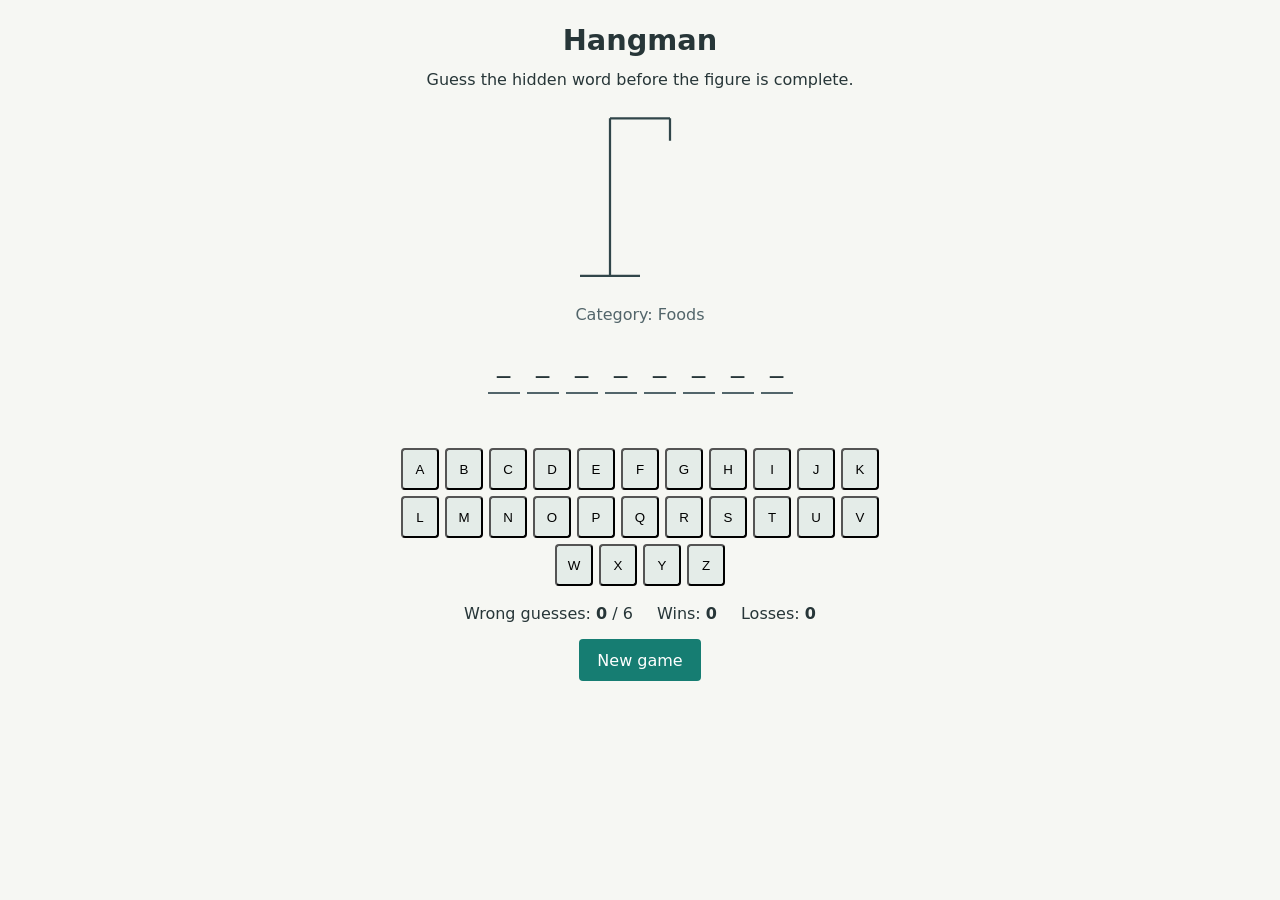
<file: hangman/index.html>
<!doctype html>
<html lang="en">
<head>
  <meta charset="utf-8">
  <meta name="viewport" content="width=device-width, initial-scale=1">
  <title>Hangman - Word Guessing Puzzle</title>
  <link rel="stylesheet" href="game.css">
  <script src="game.js" defer></script>
</head>
<body>
  <main class="game-container" id="hangman-game">
    <h1>Hangman</h1>
    <p>Guess the hidden word before the figure is complete.</p>
    <svg class="hangman-svg" viewBox="0 0 200 250" role="img" aria-label="Hangman drawing">
      <line x1="20" y1="230" x2="100" y2="230"></line>
      <line x1="60" y1="230" x2="60" y2="20"></line>
      <line x1="60" y1="20" x2="140" y2="20"></line>
      <line x1="140" y1="20" x2="140" y2="50"></line>
      <circle id="head" cx="140" cy="70" r="20"></circle>
      <line id="body" x1="140" y1="90" x2="140" y2="150"></line>
      <line id="leftArm" x1="140" y1="110" x2="110" y2="140"></line>
      <line id="rightArm" x1="140" y1="110" x2="170" y2="140"></line>
      <line id="leftLeg" x1="140" y1="150" x2="110" y2="190"></line>
      <line id="rightLeg" x1="140" y1="150" x2="170" y2="190"></line>
    </svg>
    <p id="hint" class="hint">Category:</p>
    <div id="wordDisplay" class="word-display" aria-label="Hidden word"></div>
    <p id="message" class="message" role="status" aria-live="polite"></p>
    <div id="keyboard" aria-label="Letter choices"></div>
    <div class="stats"><span>Wrong guesses: <b id="wrongCount">0</b> / 6</span><span>Wins: <b id="wins">0</b></span><span>Losses: <b id="losses">0</b></span></div>
    <button id="newGame" type="button">New game</button>
  </main>
</body>
</html>
</file>
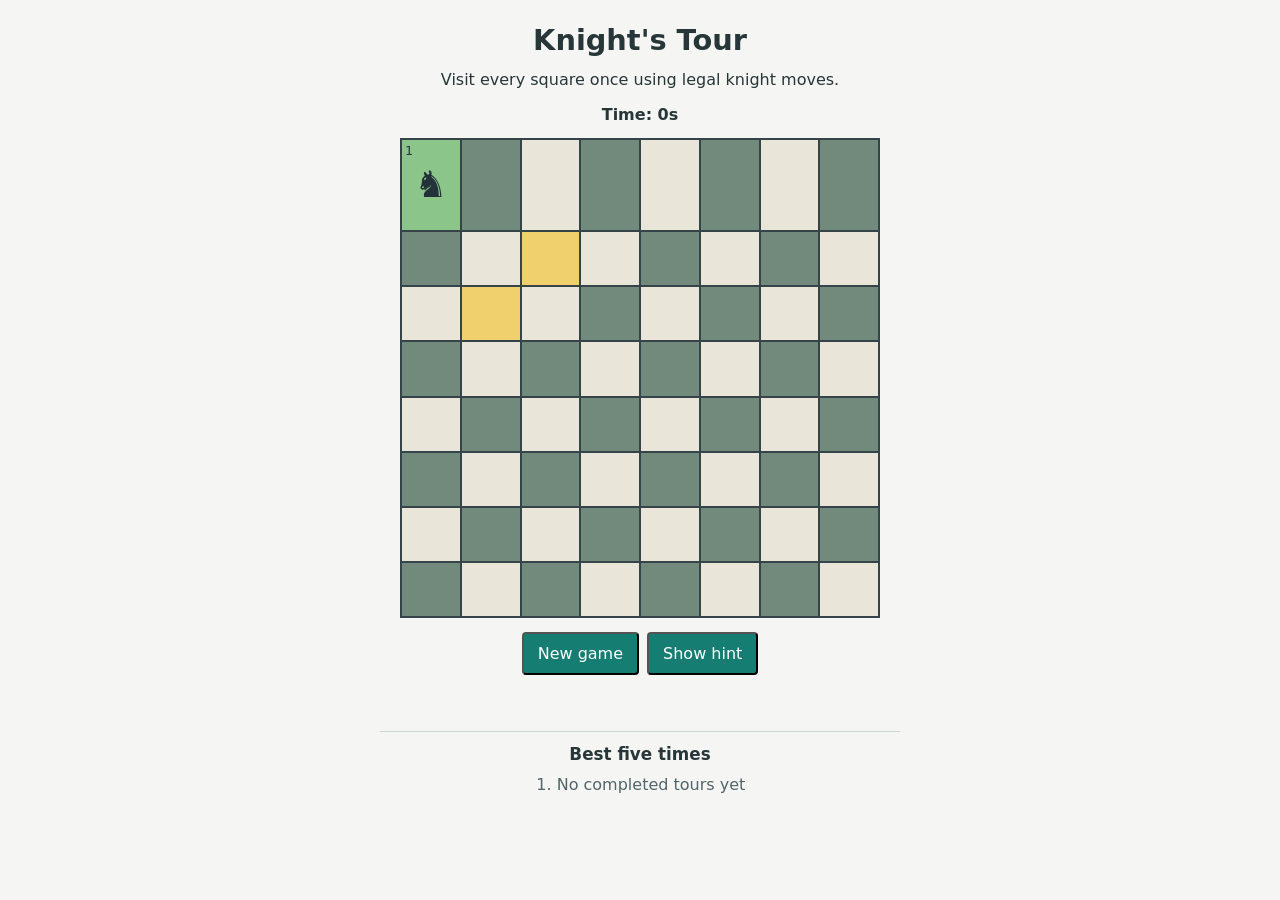
<file: knights-tour/index.html>
<!doctype html>
<html lang="en">
<head>
  <meta charset="utf-8">
  <meta name="viewport" content="width=device-width, initial-scale=1">
  <title>Knight's Tour Puzzle</title>
  <link rel="stylesheet" href="game.css">
  <script src="game.js" defer></script>
</head>
<body>
  <main class="game-container" id="knights-tour-game">
    <h1>Knight's Tour</h1>
    <p>Visit every square once using legal knight moves.</p>
    <div id="timer" class="timer" role="timer">Time: 0s</div>
    <div id="board" class="board" aria-label="Chessboard"></div>
    <div class="controls">
      <button id="resetGame" type="button">New game</button>
      <button id="showHint" type="button">Show hint</button>
    </div>
    <p id="status" class="status" role="status" aria-live="polite"></p>
    <section class="scores" aria-labelledby="scoreTitle">
      <h2 id="scoreTitle">Best five times</h2>
      <ol id="bestScores"></ol>
    </section>
  </main>
</body>
</html>
</file>
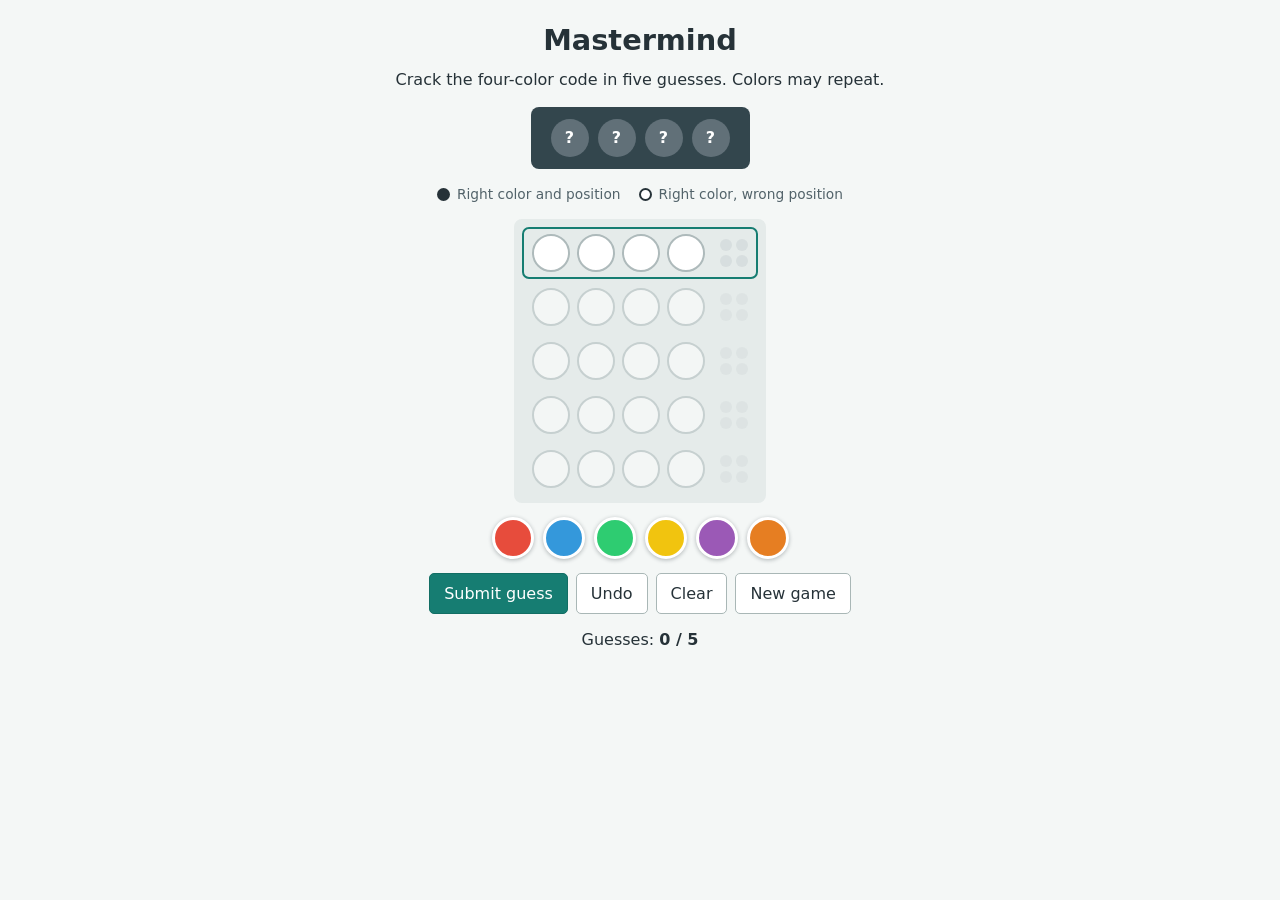
<file: mastermind/index.html>
<!doctype html>
<html lang="en">
<head>
  <meta charset="utf-8">
  <meta name="viewport" content="width=device-width, initial-scale=1">
  <title>Mastermind - Code Breaking Puzzle</title>
  <link rel="stylesheet" href="game.css">
  <script src="game.js" defer></script>
</head>
<body>
  <main class="game-container" id="mastermind-game">
    <h1>Mastermind</h1>
    <p>Crack the four-color code in five guesses. Colors may repeat.</p>
    <div id="secretCode" class="secret-code" aria-label="Hidden code"></div>
    <div class="legend" aria-label="Feedback key">
      <span><i class="legend-pin black"></i> Right color and position</span>
      <span><i class="legend-pin white"></i> Right color, wrong position</span>
    </div>
    <div id="board" aria-label="Guess board"></div>
    <div id="colorPalette" class="color-palette" aria-label="Choose a color"></div>
    <div class="controls">
      <button id="submitGuess" class="primary" type="button">Submit guess</button>
      <button id="undoColor" type="button">Undo</button>
      <button id="clearGuess" type="button">Clear</button>
      <button id="newGame" type="button">New game</button>
    </div>
    <div class="stats"><span>Guesses: <b id="guessCount">0 / 5</b></span></div>
    <p id="message" class="message" role="status" aria-live="polite"></p>
  </main>
</body>
</html>
</file>
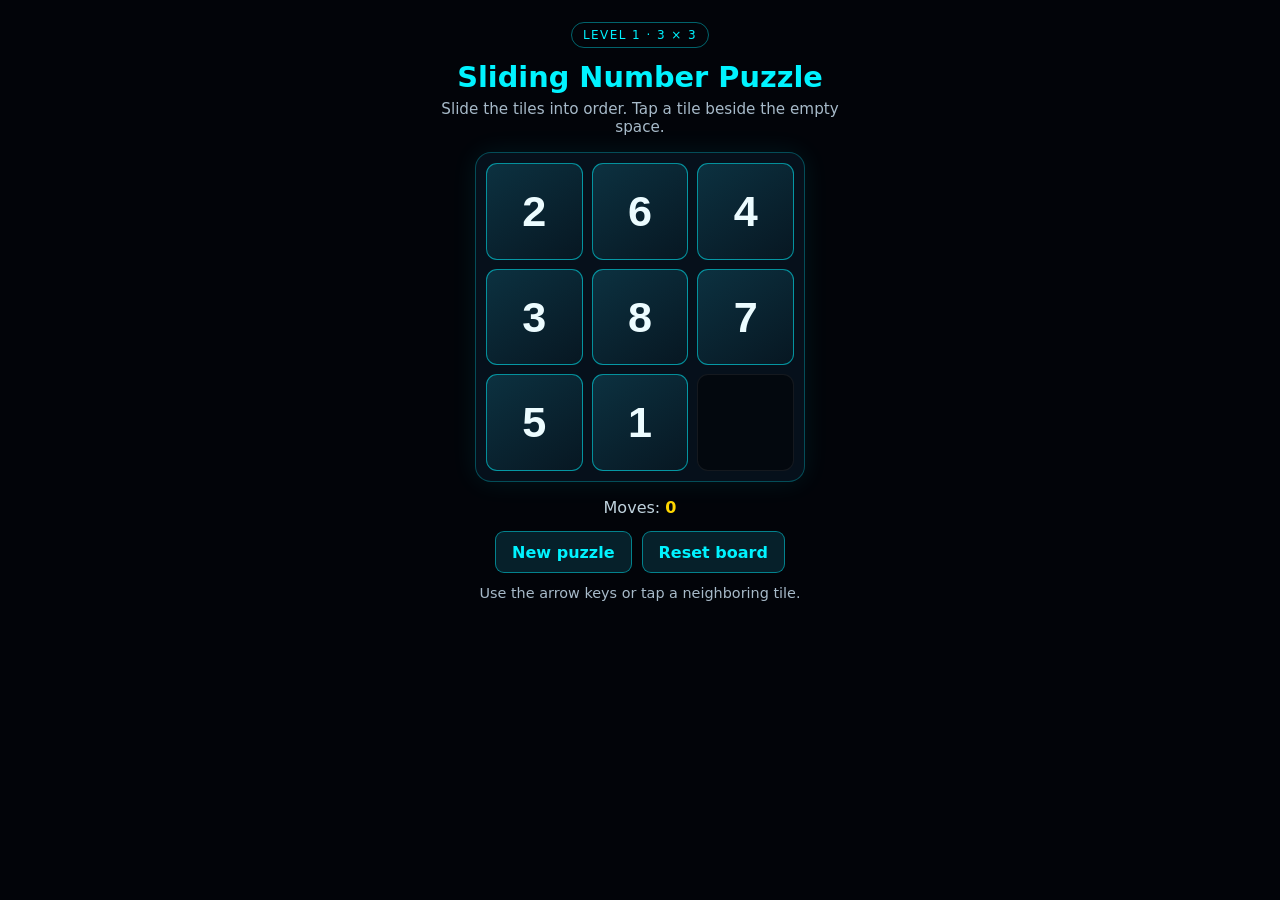
<file: sliding-puzzle/index.html>
<!doctype html>
<html lang="en">
<head>
  <meta charset="utf-8">
  <meta name="viewport" content="width=device-width, initial-scale=1">
  <title>Sliding Puzzle Game - Number Tile Puzzle - Level 1</title>
  <style>
    :root {
      color-scheme: dark;
      font-family: system-ui, sans-serif;
      background: #020409;
      color: #e8f7ff;
    }
    * { box-sizing: border-box; }
    body { margin: 0; padding: 22px 14px; }
    main { width: min(100%, 440px); margin: 0 auto; text-align: center; }
    h1 { margin: 0; color: #00f3ff; font-size: clamp(1.35rem, 5vw, 1.8rem); }
    .subtitle { margin: 6px 0 16px; color: #a7bac9; font-size: .95rem; }
    .level { display: inline-block; margin-bottom: 12px; padding: 5px 11px; border: 1px solid #00f3ff66; border-radius: 999px; color: #00f3ff; font-size: .75rem; letter-spacing: .12em; }
    .board { display: grid; grid-template-columns: repeat(3, 1fr); gap: 9px; width: min(100%, 330px); margin: 0 auto 16px; padding: 10px; border: 1px solid #00f3ff44; border-radius: 16px; background: #06101b; box-shadow: 0 0 26px #00f3ff15; }
    .tile { display: grid; aspect-ratio: 1; place-items: center; padding: 0; border: 1px solid #00f3ff88; border-radius: 11px; background: linear-gradient(145deg, #0c3140, #071722); color: #ecfcff; font-size: clamp(1.8rem, 10vw, 2.7rem); font-weight: 800; cursor: pointer; touch-action: manipulation; transition: background .14s, transform .14s, border-color .14s; }
    .tile:not(:disabled):hover { transform: translateY(-2px); border-color: #00f3ff; background: #104454; }
    .tile:focus-visible, button:focus-visible { outline: 3px solid #ffd700; outline-offset: 2px; }
    .tile:disabled { cursor: default; }
    .tile.empty { border-color: #ffffff12; background: #03080e; }
    .stats { margin: 4px 0 14px; color: #c0d3de; font-variant-numeric: tabular-nums; }
    .stats strong { color: #ffd700; }
    .controls { display: flex; justify-content: center; gap: 10px; flex-wrap: wrap; }
    .controls button { min-height: 42px; padding: 9px 16px; border: 1px solid #00f3ff77; border-radius: 9px; background: #06202a; color: #00f3ff; font: inherit; font-weight: 700; cursor: pointer; }
    .controls button:hover { background: #0b3541; }
    .status { min-height: 1.6em; margin: 12px 0 0; color: #a7bac9; font-size: .9rem; }
    .status.success { color: #7dffba; font-weight: 700; }
    @media (max-width: 360px) { body { padding: 16px 8px; } .board { gap: 6px; padding: 7px; } }
  </style>
</head>
<body>
  <main>
    <span class="level">LEVEL 1 · 3 × 3</span>
    <h1>Sliding Number Puzzle</h1>
    <p class="subtitle">Slide the tiles into order. Tap a tile beside the empty space.</p>
    <div id="board" class="board" role="group" aria-label="Sliding number puzzle board"></div>
    <p class="stats">Moves: <strong id="moves">0</strong></p>
    <div class="controls">
      <button id="shuffle" type="button">New puzzle</button>
      <button id="reset" type="button">Reset board</button>
    </div>
    <p id="status" class="status" role="status" aria-live="polite">Use the arrow keys or tap a neighboring tile.</p>
  </main>
  <script>
    (() => {
      const boardElement = document.getElementById("board");
      const movesElement = document.getElementById("moves");
      const statusElement = document.getElementById("status");
      const goal = [1, 2, 3, 4, 5, 6, 7, 8, 0];
      let tiles = [...goal];
      let initialTiles = [...goal];
      let moves = 0;
      let finished = false;

      function isSolved() {
        return tiles.every((tile, index) => tile === goal[index]);
      }

      function canMove(index) {
        const empty = tiles.indexOf(0);
        const row = Math.floor(index / 3);
        const column = index % 3;
        const emptyRow = Math.floor(empty / 3);
        const emptyColumn = empty % 3;
        return Math.abs(row - emptyRow) + Math.abs(column - emptyColumn) === 1;
      }

      function render() {
        boardElement.replaceChildren();
        tiles.forEach((number, index) => {
          const button = document.createElement("button");
          button.type = "button";
          button.className = number ? "tile" : "tile empty";
          button.textContent = number ? String(number) : "";
          button.disabled = finished || !number || !canMove(index);
          button.setAttribute("aria-label", number ? `Move tile ${number}` : "Empty space");
          button.addEventListener("click", () => moveTile(index));
          boardElement.appendChild(button);
        });
        movesElement.textContent = String(moves);
      }

      function moveTile(index) {
        if (finished || !canMove(index)) return;
        const empty = tiles.indexOf(0);
        [tiles[index], tiles[empty]] = [tiles[empty], tiles[index]];
        moves++;
        if (isSolved()) {
          finished = true;
          statusElement.textContent = `Puzzle solved in ${moves} ${moves === 1 ? "move" : "moves"}!`;
          statusElement.className = "status success";
          render();
          if (window.parent !== window) {
            window.parent.postMessage({ type: "traitor-hunt:sliding-puzzle-solved" }, "*");
          }
          return;
        }
        statusElement.textContent = "Keep going — arrange the numbers from 1 to 8.";
        render();
      }

      function shuffle() {
        tiles = [...goal];
        let previousEmpty = -1;
        for (let step = 0; step < 80; step++) {
          const empty = tiles.indexOf(0);
          const row = Math.floor(empty / 3);
          const column = empty % 3;
          const neighbors = [
            row > 0 ? empty - 3 : -1,
            row < 2 ? empty + 3 : -1,
            column > 0 ? empty - 1 : -1,
            column < 2 ? empty + 1 : -1
          ].filter((index) => index >= 0 && index !== previousEmpty);
          const next = neighbors[Math.floor(Math.random() * neighbors.length)];
          [tiles[empty], tiles[next]] = [tiles[next], tiles[empty]];
          previousEmpty = empty;
        }
        if (isSolved()) return shuffle();
        initialTiles = [...tiles];
        moves = 0;
        finished = false;
        statusElement.textContent = "Use the arrow keys or tap a neighboring tile.";
        statusElement.className = "status";
        render();
      }

      function reset() {
        tiles = [...initialTiles];
        moves = 0;
        finished = false;
        statusElement.textContent = "Board reset. Keep arranging the numbers.";
        statusElement.className = "status";
        render();
      }

      document.getElementById("shuffle").addEventListener("click", shuffle);
      document.getElementById("reset").addEventListener("click", reset);
      document.addEventListener("keydown", (event) => {
        const empty = tiles.indexOf(0);
        const row = Math.floor(empty / 3);
        const column = empty % 3;
        const index = {
          ArrowUp: row < 2 ? empty + 3 : -1,
          ArrowDown: row > 0 ? empty - 3 : -1,
          ArrowLeft: column < 2 ? empty + 1 : -1,
          ArrowRight: column > 0 ? empty - 1 : -1
        }[event.key];
        if (index >= 0) {
          event.preventDefault();
          moveTile(index);
        }
      });

      shuffle();
    })();
  </script>
</body>
</html>
</file>
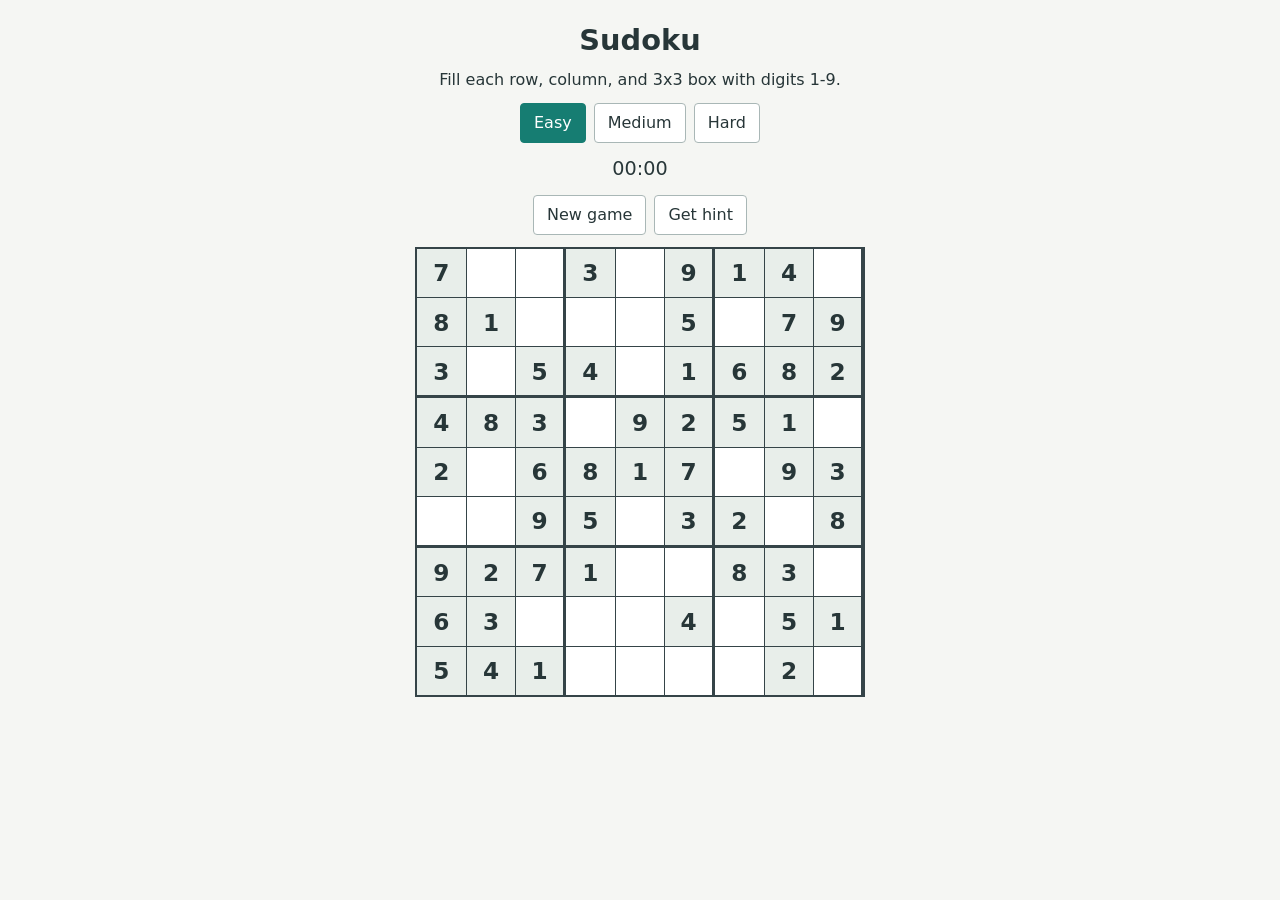
<file: sudoku/index.html>
<!doctype html>
<html lang="en">
<head>
  <meta charset="utf-8">
  <meta name="viewport" content="width=device-width, initial-scale=1">
  <title>Sudoku - Number Puzzle</title>
  <link rel="stylesheet" href="game.css">
  <script src="game.js" defer></script>
</head>
<body>
  <main class="game-container sudoku" id="sudoku-game">
    <h1>Sudoku</h1>
    <p>Fill each row, column, and 3x3 box with digits 1-9.</p>
    <div class="difficulty-controls" aria-label="Puzzle difficulty">
      <button class="difficulty selected" data-difficulty="easy" type="button">Easy</button>
      <button class="difficulty" data-difficulty="medium" type="button">Medium</button>
      <button class="difficulty" data-difficulty="hard" type="button">Hard</button>
    </div>
    <div id="timer" class="timer" role="timer">00:00</div>
    <div class="controls">
      <button id="newGame" type="button">New game</button>
      <button id="getHint" type="button">Get hint</button>
    </div>
    <div id="grid" class="grid" role="grid" aria-label="Sudoku grid"></div>
    <p id="message" class="message" role="status" aria-live="polite"></p>
  </main>
</body>
</html>
</file>
<file: hangman/game.css>
* { box-sizing: border-box; }
body { margin: 0; padding: 20px; background: #f6f7f3; color: #273638; font: 16px/1.45 system-ui, sans-serif; }
.game-container { width: min(100%, 600px); margin: 0 auto; text-align: center; }
h1 { margin: 0 0 6px; font-size: 1.8rem; }
.game-container > p { margin: 0 0 12px; }
.hangman-svg { display: block; width: 150px; height: 188px; margin: 12px auto; }
.hangman-svg line, .hangman-svg circle { stroke: #31464a; stroke-width: 3; fill: none; }
.hangman-svg #head, .hangman-svg #body, .hangman-svg #leftArm, .hangman-svg #rightArm, .hangman-svg #leftLeg, .hangman-svg #rightLeg { opacity: 0; transition: opacity .2s ease; }
.hint { color: #52656a; }
.word-display { display: flex; justify-content: center; flex-wrap: wrap; gap: 7px; min-height: 54px; margin: 14px 0; }
.letter { min-width: 32px; padding: 4px 2px; border-bottom: 2px solid #52656a; font-size: 1.65rem; }
.letter.revealed { color: #16804e; }
.letter.missed { color: #c4443c; }
#keyboard { display: flex; justify-content: center; flex-wrap: wrap; gap: 6px; max-width: 490px; margin: 16px auto; }
.key { width: 38px; min-height: 42px; padding: 4px; border-radius: 4px; background: #e4ece8; }
.key:hover:not(:disabled) { background: #cddbd5; }
.key:disabled { cursor: default; opacity: .5; }
.stats { display: flex; justify-content: center; flex-wrap: wrap; gap: 10px 24px; margin: 14px 0; }
.game-container > button { min-height: 42px; padding: 8px 18px; border: 0; border-radius: 4px; background: #167d72; color: #fff; font: inherit; cursor: pointer; }
.game-container > button:hover { background: #10675e; }
.message { min-height: 1.5em; margin: 10px 0; }
.message.win { color: #187547; font-weight: 700; }
.message.lose { color: #b53a34; font-weight: 700; }
@media (max-width: 420px) { body { padding: 14px 8px; } .key { width: 32px; min-height: 39px; } .letter { min-width: 25px; font-size: 1.4rem; } }
</file>
<file: knights-tour/game.css>
* { box-sizing: border-box; }
body { margin: 0; padding: 20px; background: #f5f6f3; color: #273638; font: 16px/1.45 system-ui, sans-serif; }
.game-container { width: min(100%, 520px); margin: 0 auto; text-align: center; }
h1 { margin: 0 0 6px; font-size: 1.8rem; }
.game-container > p { margin: 0 0 10px; }
.timer { margin: 12px 0; font-variant-numeric: tabular-nums; font-weight: 700; }
.board { display: grid; grid-template-columns: repeat(8, minmax(0, 1fr)); width: min(100%, 480px); aspect-ratio: 1; gap: 2px; margin: 0 auto; padding: 2px; background: #354448; }
.cell { position: relative; display: grid; place-items: center; min-width: 0; min-height: 0; padding: 0; border: 0; border-radius: 0; }
.cell.light { background: #e9e5d8; }
.cell.dark { background: #718a7b; }
.cell.visited { background: #a6c7a6; }
.cell.possible-move { background: #f0cf6d; cursor: pointer; }
.cell:disabled { cursor: default; }
.cell.hinted { background: #eb8c4b; }
.cell.current { background: #8cc58a; }
.move-number { position: absolute; top: 2px; left: 3px; color: #273638; font-size: clamp(.5rem, 2vw, .8rem); }
.knight { color: #233238; font-size: clamp(1.1rem, 6vw, 2.3rem); line-height: 1; }
.controls { display: flex; justify-content: center; flex-wrap: wrap; gap: 8px; margin: 14px 0; }
.controls button { padding: 8px 14px; border-radius: 4px; background: #167d72; color: #fff; }
.controls button:hover { background: #10675e; }
.status { min-height: 1.5em; font-weight: 600; }
.scores { margin: 18px auto 0; padding-top: 10px; border-top: 1px solid #ccd5d0; }
.scores h2 { margin: 0 0 6px; font-size: 1.05rem; }
.scores ol { display: flex; justify-content: center; flex-wrap: wrap; gap: 4px 24px; margin: 0; padding-left: 22px; color: #52656a; }
button { font: inherit; cursor: pointer; }
@media (max-width: 390px) { body { padding: 14px 8px; } .board { gap: 1px; } }
</file>
<file: mastermind/game.css>
* { box-sizing: border-box; }
body { margin: 0; padding: 20px; background: #f4f7f6; color: #263238; font: 16px/1.45 system-ui, sans-serif; }
.game-container { width: min(100%, 510px); margin: 0 auto; text-align: center; }
h1 { margin: 0 0 6px; font-size: 1.8rem; }
p { margin: 0 0 14px; }
.secret-code { display: flex; justify-content: center; gap: 9px; width: fit-content; margin: 16px auto; padding: 12px 20px; border-radius: 8px; background: #33464d; }
.secret-code.revealed { background: #dcefe5; }
.code-peg, .peg { width: 38px; height: 38px; border-radius: 50%; }
.code-peg { display: grid; place-items: center; background: #617078; color: #fff; font-weight: 700; }
.code-peg.hidden { background: #617078; }
.legend { display: flex; justify-content: center; flex-wrap: wrap; gap: 8px 18px; margin: 10px 0; color: #52636a; font-size: .86rem; }
.legend span { display: inline-flex; align-items: center; gap: 7px; }
.legend-pin, .pin { display: inline-block; width: 13px; height: 13px; border-radius: 50%; background: #d7dedf; }
.legend-pin.black, .pin.black { background: #263238; }
.legend-pin.white, .pin.white { border: 2px solid #263238; background: #fff; }
#board { display: grid; gap: 6px; width: fit-content; max-width: 100%; margin: 14px auto; padding: 10px; border-radius: 8px; background: #e5ebea; }
.guess-row { display: flex; align-items: center; gap: 15px; padding: 5px 8px; border-radius: 5px; opacity: .55; }
.guess-row.active { opacity: 1; outline: 2px solid #167d72; }
.pegs { display: flex; gap: 7px; }
.peg { border: 2px solid #aebabb; background: #fff; }
.feedback { display: grid; grid-template-columns: repeat(2, 12px); gap: 4px; }
.pin { width: 12px; height: 12px; }
.color-palette { display: flex; justify-content: center; flex-wrap: wrap; gap: 9px; margin: 14px 0; }
.color-btn { width: 42px; height: 42px; padding: 0; border: 3px solid #fff; border-radius: 50%; box-shadow: 0 1px 4px #26323855; cursor: pointer; }
.color-btn:hover { transform: scale(1.08); }
.controls { display: flex; justify-content: center; flex-wrap: wrap; gap: 8px; margin: 14px 0; }
button { min-height: 40px; padding: 8px 14px; border: 1px solid #a9b7b6; border-radius: 5px; background: #fff; color: #263238; font: inherit; cursor: pointer; }
button:hover { background: #eaf1ef; }
button.primary { border-color: #126e64; background: #167d72; color: #fff; }
button.primary:hover { background: #10675e; }
.stats { margin: 12px 0; }
.message { min-height: 1.5em; margin: 10px 0 0; color: #52636a; }
.message.success { color: #187547; font-weight: 700; }
.message.error { color: #b53a34; font-weight: 700; }
.message.warning { color: #9b6212; }
@media (max-width: 390px) { body { padding: 14px 8px; } .peg, .code-peg { width: 32px; height: 32px; } .guess-row { gap: 10px; padding: 5px; } .pegs { gap: 5px; } }
</file>
<file: sudoku/game.css>
* { box-sizing: border-box; }
body { margin: 0; padding: 20px 10px; background: #f5f6f3; color: #273638; font: 16px/1.45 system-ui, sans-serif; }
.game-container { width: min(100%, 500px); margin: 0 auto; text-align: center; }
h1 { margin: 0 0 6px; font-size: 1.8rem; }
.game-container > p { margin: 0 0 12px; }
.difficulty-controls, .controls { display: flex; justify-content: center; flex-wrap: wrap; gap: 8px; margin: 12px 0; }
button { min-height: 40px; padding: 7px 13px; border: 1px solid #a9b7b6; border-radius: 4px; background: #fff; color: #273638; font: inherit; cursor: pointer; }
button:hover { background: #eaf1ef; }
.difficulty.selected { border-color: #167d72; background: #167d72; color: #fff; }
.timer { margin: 10px 0; font-size: 1.2rem; font-variant-numeric: tabular-nums; }
.grid { display: grid; grid-template-columns: repeat(9, minmax(0, 1fr)); width: min(100%, 450px); aspect-ratio: 1; margin: 0 auto; border: 2px solid #354448; background: #354448; gap: 1px; }
.cell { width: 100%; min-width: 0; height: 100%; min-height: 0; padding: 0; border: 0; border-radius: 0; background: #fff; color: #175c91; text-align: center; font: 500 clamp(1rem, 4.3vw, 1.45rem)/1 system-ui, sans-serif; }
.cell.given { background: #e8eeea; color: #273638; font-weight: 700; }
.cell:focus { z-index: 1; outline: 2px solid #167d72; outline-offset: -2px; background: #e6f2ed; }
.cell.invalid { color: #bd332f; background: #fae1de; }
.cell:nth-child(3n) { border-right: 2px solid #354448; }
.cell:nth-child(n+19):nth-child(-n+27), .cell:nth-child(n+46):nth-child(-n+54) { border-bottom: 2px solid #354448; }
.message { min-height: 1.5em; margin: 12px 0 0; color: #52656a; }
.message.success { color: #187547; font-weight: 700; }
@media (max-width: 390px) { body { padding: 14px 6px; } .cell { font-size: clamp(.85rem, 4.3vw, 1.1rem); } button { min-height: 38px; padding-inline: 10px; } }
</file>
